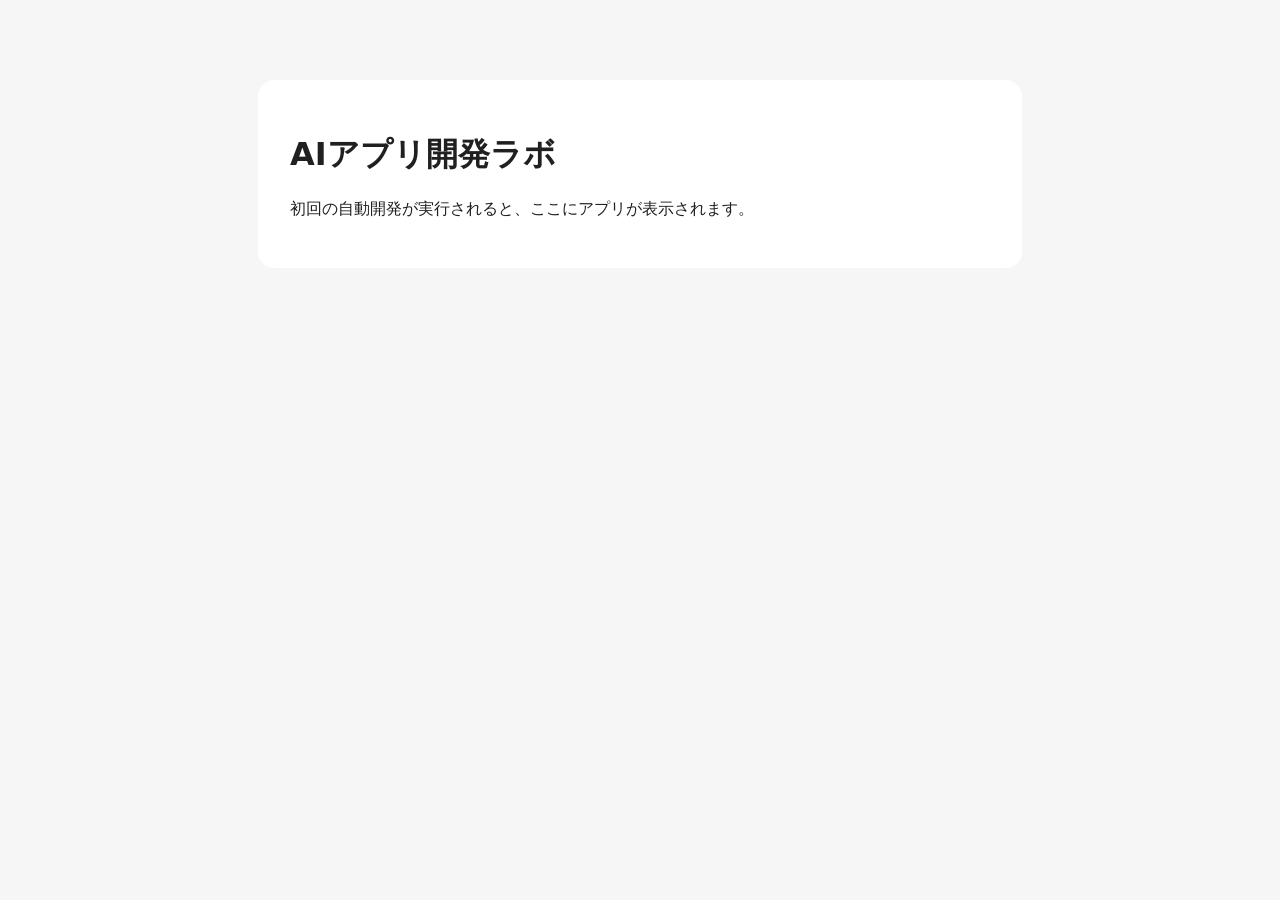
<file: index.html>
<!doctype html>
<html lang="ja">
<head>
  <meta charset="utf-8">
  <meta name="viewport" content="width=device-width, initial-scale=1">
  <title>自律アプリ開発ラボ</title>
  <link rel="stylesheet" href="style.css">
  <script src="app.js" defer></script>
</head>
<body>
  <main>
    <h1>AIアプリ開発ラボ</h1>
    <p id="status">初回の自動開発が実行されると、ここにアプリが表示されます。</p>
  </main>
</body>
</html>
</file>
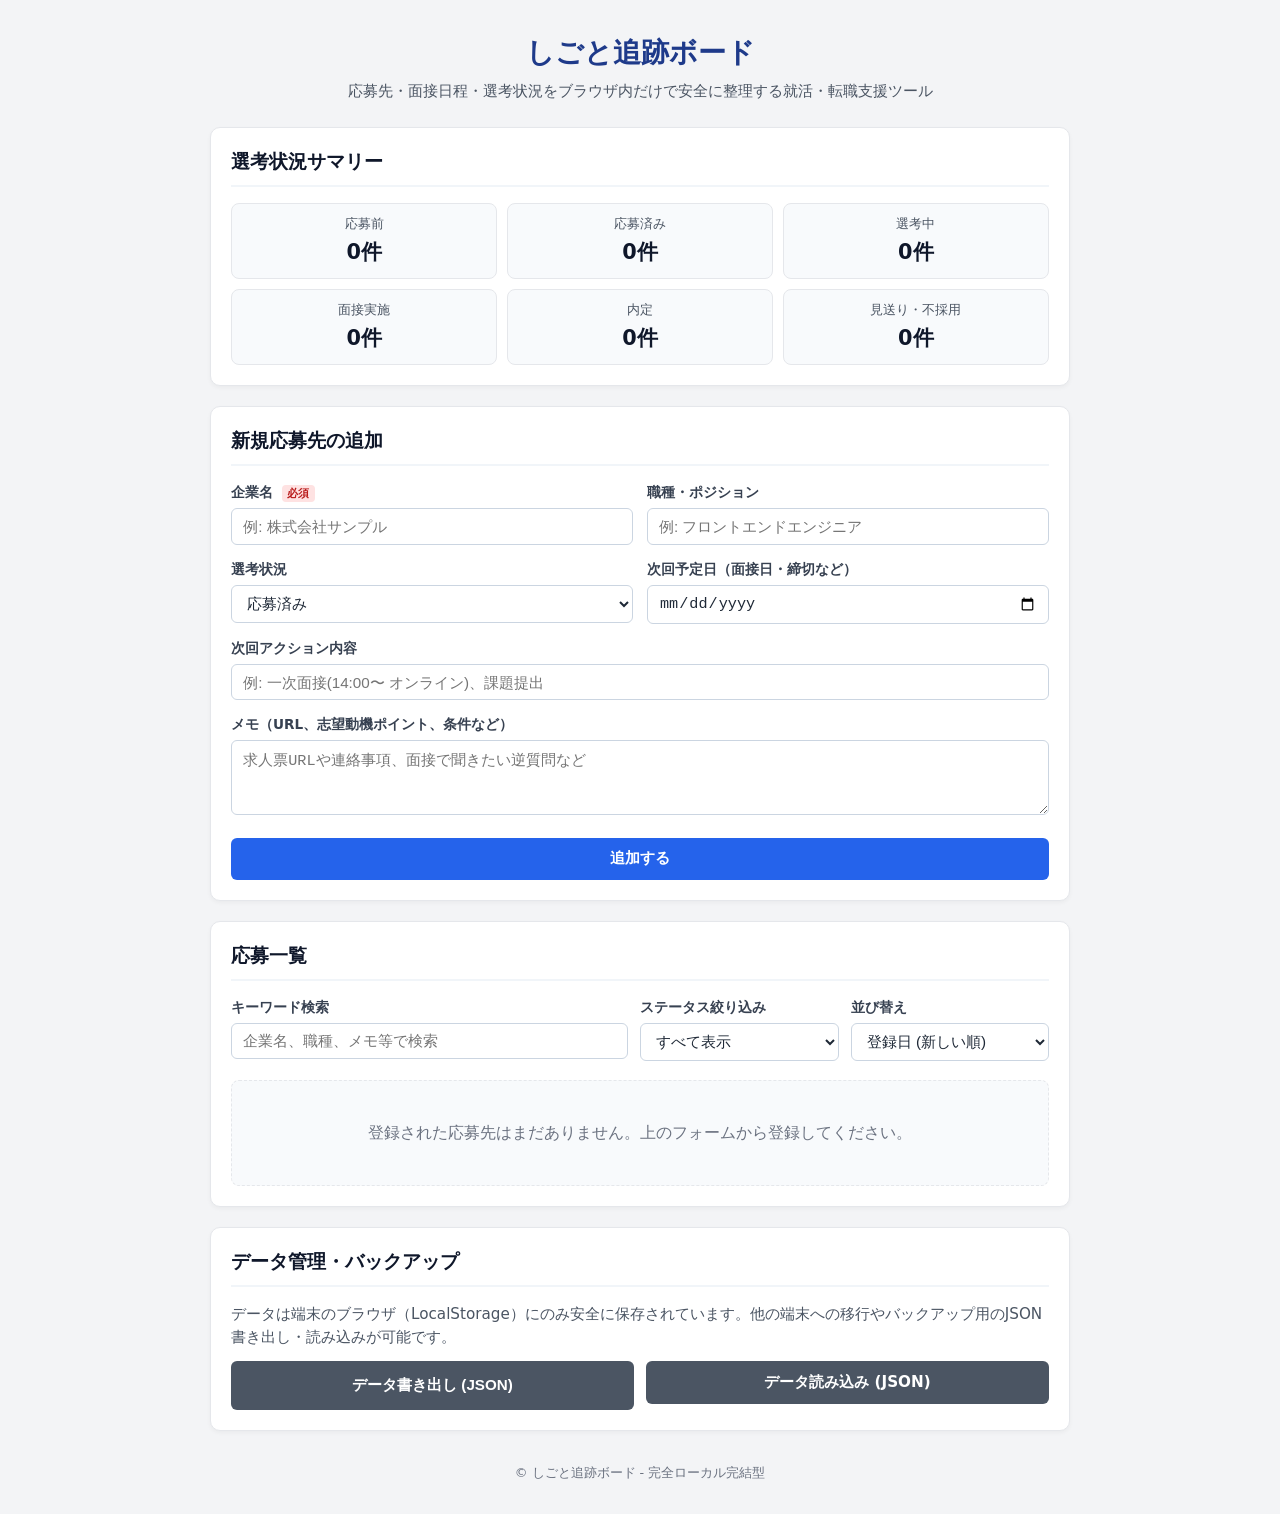
<file: ai-autopilot-starter/index.html>
<!doctype html>
<html lang="ja">
<head>
  <meta charset="utf-8">
  <meta name="viewport" content="width=device-width, initial-scale=1">
  <title>しごと追跡ボード</title>
  <link rel="stylesheet" href="style.css">
  <script src="app.js" defer></script>
</head>
<body>
  <header>
    <h1>しごと追跡ボード</h1>
    <p class="subtitle">応募先・面接日程・選考状況をブラウザ内だけで安全に整理する就活・転職支援ツール</p>
  </header>

  <main>
    <section class="card" id="summaryCard">
      <h2>選考状況サマリー</h2>
      <div id="summaryContainer" class="summary-grid">
        <!-- 動的生成 -->
      </div>
    </section>

    <section class="card">
      <h2 id="formTitle">新規応募先の追加</h2>
      <div class="input-container">
        <div class="form-row-2">
          <div class="form-group">
            <label for="companyInput">企業名 <span class="required-badge">必須</span></label>
            <input type="text" id="companyInput" placeholder="例: 株式会社サンプル">
          </div>
          <div class="form-group">
            <label for="roleInput">職種・ポジション</label>
            <input type="text" id="roleInput" placeholder="例: フロントエンドエンジニア">
          </div>
        </div>

        <div class="form-row-2">
          <div class="form-group">
            <label for="statusInput">選考状況</label>
            <select id="statusInput">
              <option value="応募前">応募前</option>
              <option value="応募済み" selected>応募済み</option>
              <option value="選考中">選考中</option>
              <option value="面接実施">面接実施</option>
              <option value="内定">内定</option>
              <option value="見送り・不採用">見送り・不採用</option>
            </select>
          </div>
          <div class="form-group">
            <label for="nextDateInput">次回予定日（面接日・締切など）</label>
            <input type="date" id="nextDateInput">
          </div>
        </div>

        <div class="form-group">
          <label for="nextActionInput">次回アクション内容</label>
          <input type="text" id="nextActionInput" placeholder="例: 一次面接(14:00〜 オンライン)、課題提出">
        </div>

        <div class="form-group">
          <label for="noteInput">メモ（URL、志望動機ポイント、条件など）</label>
          <textarea id="noteInput" placeholder="求人票URLや連絡事項、面接で聞きたい逆質問など"></textarea>
        </div>

        <div class="form-actions">
          <button type="button" id="addButton">追加する</button>
          <button type="button" id="cancelEditButton" class="secondary-btn" style="display:none;">編集をキャンセル</button>
        </div>
      </div>
    </section>

    <section class="card">
      <div class="list-controls">
        <h2>応募一覧</h2>
        <div class="controls-grid">
          <div class="form-group compact-group">
            <label for="searchInput">キーワード検索</label>
            <input type="text" id="searchInput" placeholder="企業名、職種、メモ等で検索">
          </div>
          <div class="form-group compact-group">
            <label for="filterSelect">ステータス絞り込み</label>
            <select id="filterSelect">
              <option value="all">すべて表示</option>
              <option value="応募前">応募前</option>
              <option value="応募済み">応募済み</option>
              <option value="選考中">選考中</option>
              <option value="面接実施">面接実施</option>
              <option value="内定">内定</option>
              <option value="見送り・不採用">見送り・不採用</option>
            </select>
          </div>
          <div class="form-group compact-group">
            <label for="sortSelect">並び替え</label>
            <select id="sortSelect">
              <option value="dateDesc">登録日 (新しい順)</option>
              <option value="dateAsc">登録日 (古い順)</option>
              <option value="nextDateAsc">次回予定日 (直近順)</option>
            </select>
          </div>
        </div>
      </div>
      <div id="listContainer" aria-live="polite">
        <!-- 動的生成 -->
      </div>
    </section>

    <section class="card">
      <h2>データ管理・バックアップ</h2>
      <p class="subtitle mb-3">データは端末のブラウザ（LocalStorage）にのみ安全に保存されています。他の端末への移行やバックアップ用のJSON書き出し・読み込みが可能です。</p>
      <div class="data-actions">
        <button type="button" id="exportButton" class="secondary-btn">データ書き出し (JSON)</button>
        <label for="importFileInput" class="file-input-label">
          データ読み込み (JSON)
          <input type="file" id="importFileInput" accept=".json">
        </label>
      </div>
    </section>
  </main>

  <footer>
    <p>&copy; しごと追跡ボード - 完全ローカル完結型</p>
  </footer>
</body>
</html>
</file>
<file: style.css>
:root { font-family: system-ui, sans-serif; background: #f6f6f6; color: #202020; }
body { margin: 0; padding: 2rem; }
main { max-width: 700px; margin: 3rem auto; background: white; padding: 2rem; border-radius: 16px; }
</file>
<file: ai-autopilot-starter/style.css>
:root {
  --primary: #2563eb;
  --primary-hover: #1d4ed8;
  --text-main: #1f2937;
  --text-sub: #4b5563;
  --text-muted: #6b7280;
  --bg-page: #f3f4f6;
  --bg-card: #ffffff;
  --border-color: #e5e7eb;
  --focus-ring: rgba(37, 99, 235, 0.2);
  font-family: system-ui, -apple-system, "Segoe UI", Roboto, Helvetica, Arial, sans-serif;
  color: var(--text-main);
  background: var(--bg-page);
  line-height: 1.5;
}

* {
  box-sizing: border-box;
}

body {
  margin: 0;
  padding: 1rem;
}

header {
  max-width: 860px;
  margin: 1rem auto 1.5rem;
  text-align: center;
}

header h1 {
  margin: 0 0 0.4rem;
  font-size: 1.75rem;
  color: #1e3a8a;
}

.subtitle {
  color: var(--text-sub);
  font-size: 0.95rem;
  margin: 0;
}

.mb-3 {
  margin-bottom: 0.75rem;
}

main {
  max-width: 860px;
  margin: 0 auto;
}

.card {
  background: var(--bg-card);
  padding: 1.25rem;
  border-radius: 10px;
  border: 1px solid var(--border-color);
  box-shadow: 0 2px 4px rgba(0, 0, 0, 0.04);
  margin-bottom: 1.25rem;
}

.card h2 {
  margin: 0 0 1rem;
  font-size: 1.2rem;
  border-bottom: 2px solid #f1f5f9;
  padding-bottom: 0.5rem;
  color: #0f172a;
}

.summary-grid {
  display: grid;
  grid-template-columns: repeat(2, 1fr);
  gap: 0.6rem;
}

@media (min-width: 640px) {
  .summary-grid {
    grid-template-columns: repeat(3, 1fr);
  }
}

.summary-box {
  background: #f8fafc;
  border: 1px solid var(--border-color);
  border-radius: 8px;
  padding: 0.65rem 0.5rem;
  text-align: center;
  cursor: pointer;
  transition: border-color 0.15s ease, background-color 0.15s ease;
}

.summary-box:hover {
  background: #f1f5f9;
  border-color: var(--primary);
}

.summary-label {
  font-size: 0.8rem;
  color: var(--text-sub);
  margin-bottom: 0.2rem;
}

.summary-count {
  font-size: 1.3rem;
  font-weight: 700;
  color: #0f172a;
}

.form-group {
  margin-bottom: 0.85rem;
}

.form-row-2 {
  display: flex;
  flex-direction: column;
  gap: 0.85rem;
}

@media (min-width: 600px) {
  .form-row-2 {
    flex-direction: row;
  }
  .form-row-2 .form-group {
    flex: 1;
    margin-bottom: 0.85rem;
  }
}

label {
  display: block;
  font-weight: 600;
  font-size: 0.85rem;
  margin-bottom: 0.35rem;
  color: #374151;
}

.required-badge {
  background: #fee2e2;
  color: #b91c1c;
  font-size: 0.7rem;
  padding: 0.1rem 0.35rem;
  border-radius: 4px;
  margin-left: 0.25rem;
}

input[type="text"],
input[type="date"],
select,
textarea {
  width: 100%;
  padding: 0.55rem 0.7rem;
  border: 1px solid #cbd5e1;
  border-radius: 6px;
  font-size: 0.95rem;
  background: #ffffff;
  color: var(--text-main);
  transition: border-color 0.15s ease, box-shadow 0.15s ease;
}

input[type="text"]:focus,
input[type="date"]:focus,
select:focus,
textarea:focus {
  outline: none;
  border-color: var(--primary);
  box-shadow: 0 0 0 3px var(--focus-ring);
}

textarea {
  resize: vertical;
  min-height: 75px;
}

.form-actions {
  display: flex;
  flex-direction: column;
  gap: 0.5rem;
  margin-top: 1rem;
}

@media (min-width: 600px) {
  .form-actions {
    flex-direction: row;
  }
  .form-actions button {
    flex: 1;
  }
}

button {
  background: var(--primary);
  color: #ffffff;
  border: none;
  padding: 0.65rem 1.2rem;
  font-size: 0.95rem;
  font-weight: 600;
  border-radius: 6px;
  cursor: pointer;
  transition: background-color 0.15s ease;
}

button:hover {
  background: var(--primary-hover);
}

.secondary-btn {
  background: #4b5563;
}

.secondary-btn:hover {
  background: #374151;
}

.data-actions {
  display: flex;
  flex-direction: column;
  gap: 0.75rem;
}

@media (min-width: 600px) {
  .data-actions {
    flex-direction: row;
  }
  .data-actions button,
  .data-actions .file-input-label {
    flex: 1;
  }
}

.file-input-label {
  display: inline-block;
  background: #4b5563;
  color: #ffffff;
  padding: 0.65rem 1.2rem;
  font-size: 0.95rem;
  font-weight: 600;
  border-radius: 6px;
  text-align: center;
  cursor: pointer;
  transition: background-color 0.15s ease;
}

.file-input-label:hover {
  background: #374151;
}

input[type="file"] {
  display: none;
}

.list-controls {
  margin-bottom: 1.2rem;
}

.controls-grid {
  display: grid;
  grid-template-columns: 1fr;
  gap: 0.75rem;
}

@media (min-width: 640px) {
  .controls-grid {
    grid-template-columns: 2fr 1fr 1fr;
  }
}

.compact-group {
  margin-bottom: 0;
}

.item-card {
  border: 1px solid var(--border-color);
  border-radius: 8px;
  padding: 1rem;
  margin-bottom: 0.85rem;
  background: #ffffff;
  transition: box-shadow 0.15s ease;
}

.item-card:hover {
  box-shadow: 0 3px 6px rgba(0, 0, 0, 0.05);
}

.item-header {
  display: flex;
  justify-content: space-between;
  align-items: flex-start;
  gap: 0.5rem;
  margin-bottom: 0.5rem;
}

.item-company {
  font-weight: 700;
  font-size: 1.1rem;
  color: #0f172a;
  word-break: break-word;
}

.item-role {
  color: var(--text-sub);
  font-size: 0.9rem;
  margin-top: 0.15rem;
}

.badge-container {
  display: flex;
  flex-direction: column;
  align-items: flex-end;
  gap: 0.35rem;
}

.badge {
  display: inline-block;
  padding: 0.2rem 0.6rem;
  border-radius: 9999px;
  font-size: 0.75rem;
  font-weight: 700;
  white-space: nowrap;
}

.badge-応募前 { background: #f1f5f9; color: #475569; }
.badge-応募済み { background: #e0f2fe; color: #0369a1; }
.badge-選考中 { background: #fef3c7; color: #b45309; }
.badge-面接実施 { background: #f3e8ff; color: #6b21a8; }
.badge-内定 { background: #dcfce7; color: #15803d; }
.badge-見送り・不採用 { background: #fee2e2; color: #991b1b; }

.badge-urgency {
  font-size: 0.7rem;
  padding: 0.15rem 0.5rem;
  border-radius: 4px;
  font-weight: 700;
}
.urgency-overdue { background: #fecaca; color: #991b1b; }
.urgency-today { background: #fed7aa; color: #9a3412; }
.urgency-soon { background: #fef08a; color: #854d0e; }
.urgency-future { background: #e2e8f0; color: #475569; }

.action-box {
  background: #f8fafc;
  border-left: 3px solid #3b82f6;
  padding: 0.5rem 0.75rem;
  margin: 0.5rem 0;
  border-radius: 0 4px 4px 0;
  font-size: 0.88rem;
}

.action-date-line {
  font-weight: 600;
  color: #1e40af;
  margin-bottom: 0.2rem;
}

.action-detail {
  color: var(--text-main);
}

.item-note {
  font-size: 0.88rem;
  color: var(--text-sub);
  white-space: pre-wrap;
  margin-top: 0.5rem;
  background: #f9fafb;
  padding: 0.5rem 0.75rem;
  border-radius: 4px;
  border: 1px dashed #e2e8f0;
}

.item-footer {
  display: flex;
  justify-content: space-between;
  align-items: center;
  margin-top: 0.75rem;
  padding-top: 0.5rem;
  border-top: 1px solid #f1f5f9;
  font-size: 0.8rem;
  color: var(--text-muted);
  flex-wrap: wrap;
  gap: 0.5rem;
}

.item-actions {
  display: flex;
  gap: 0.4rem;
}

.action-btn {
  border: none;
  padding: 0.35rem 0.7rem;
  font-size: 0.8rem;
  border-radius: 4px;
  cursor: pointer;
  font-weight: 500;
}

.edit-btn {
  background: #e2e8f0;
  color: #1e293b;
}
.edit-btn:hover {
  background: #cbd5e1;
}

.delete-btn {
  background: #fee2e2;
  color: #991b1b;
}
.delete-btn:hover {
  background: #fca5a5;
}

.empty-msg {
  text-align: center;
  color: var(--text-muted);
  padding: 2.5rem 1rem;
  background: #f8fafc;
  border-radius: 8px;
  border: 1px dashed var(--border-color);
}

footer {
  text-align: center;
  font-size: 0.8rem;
  color: var(--text-muted);
  margin: 2rem 0 1rem;
}
</file>
